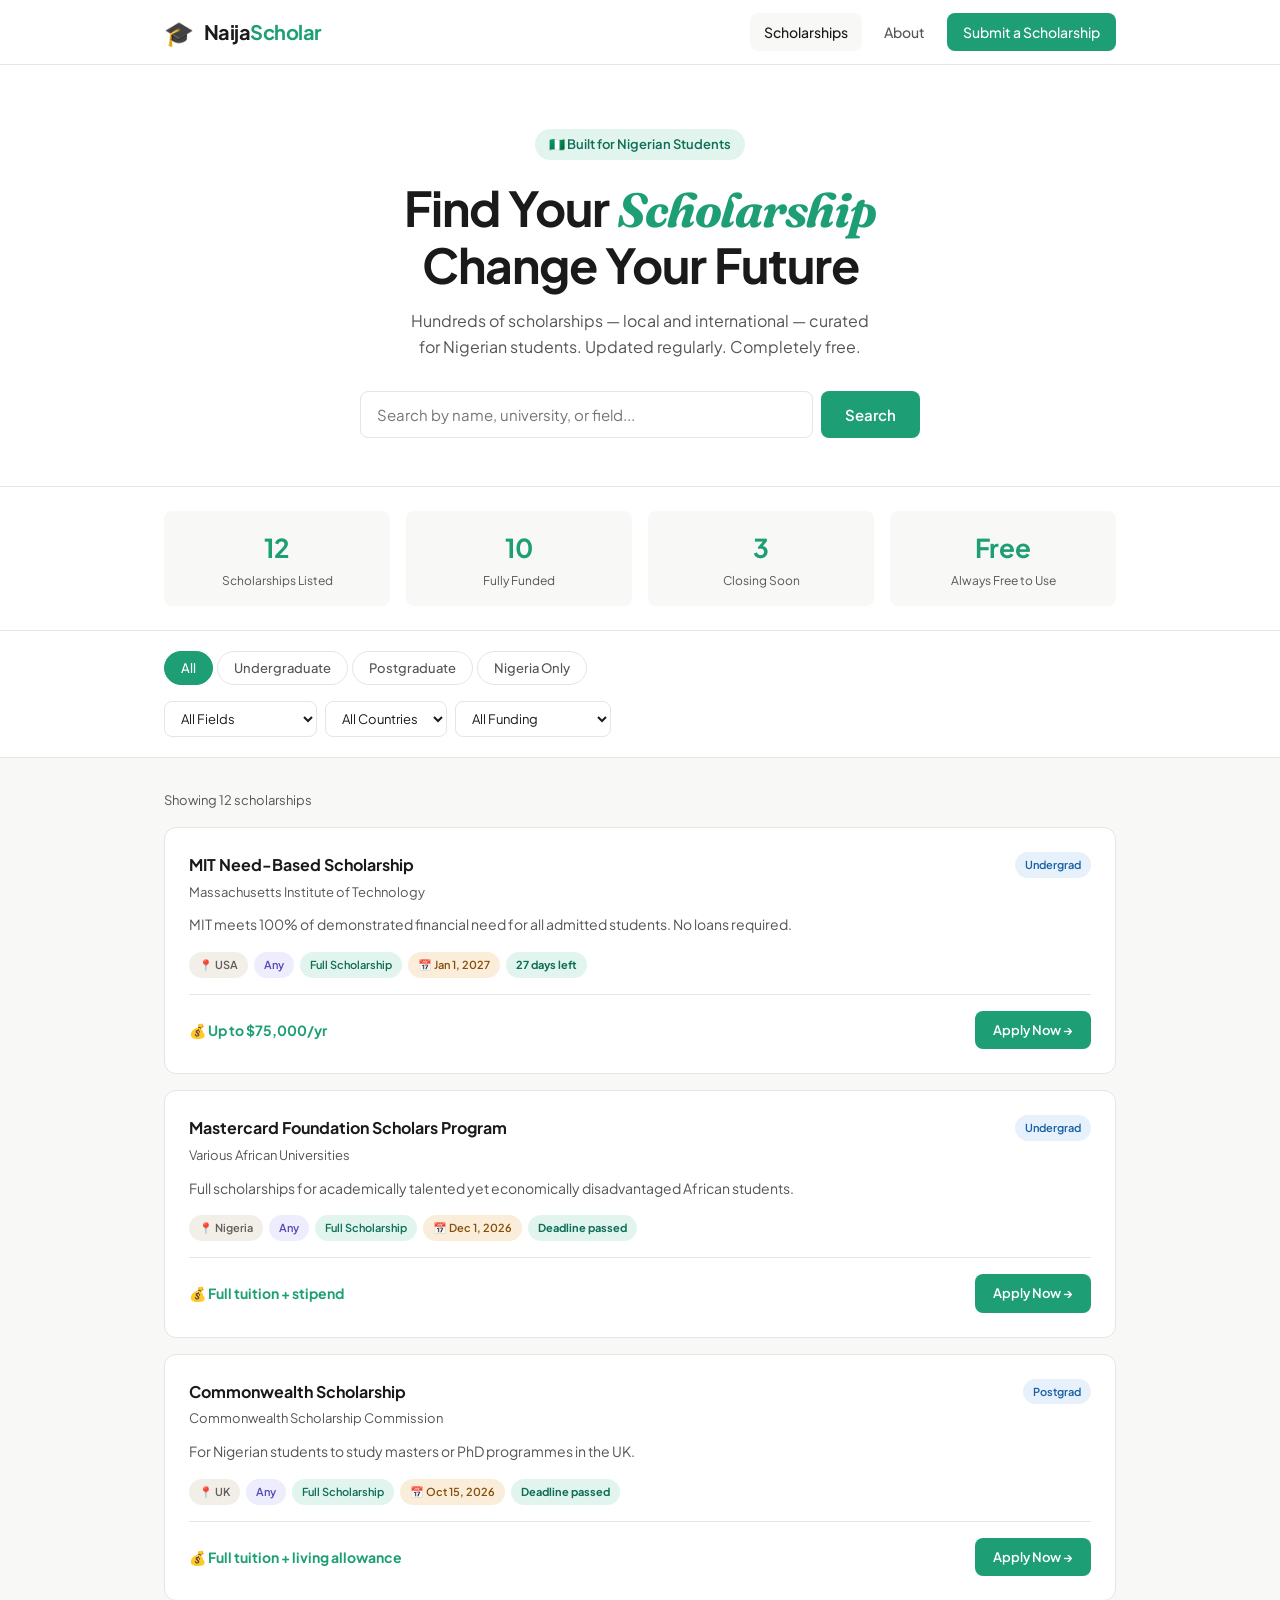
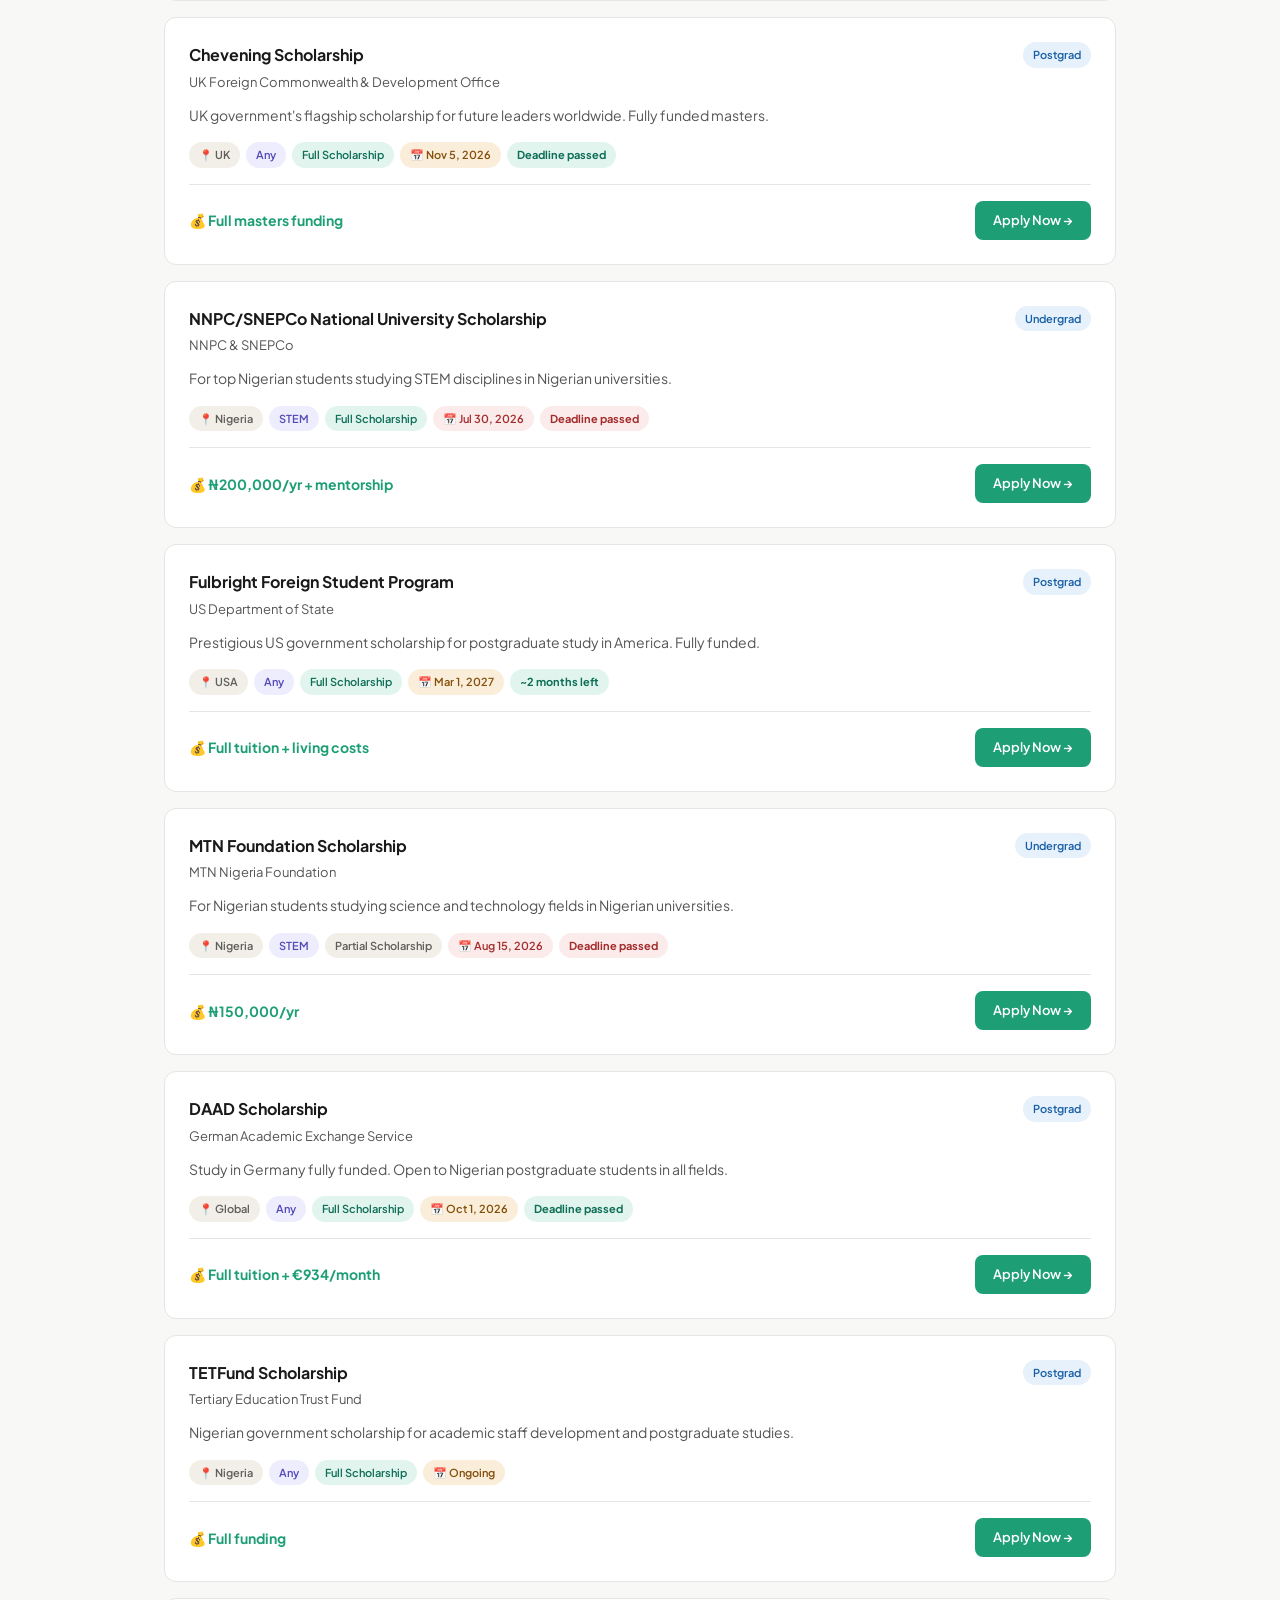
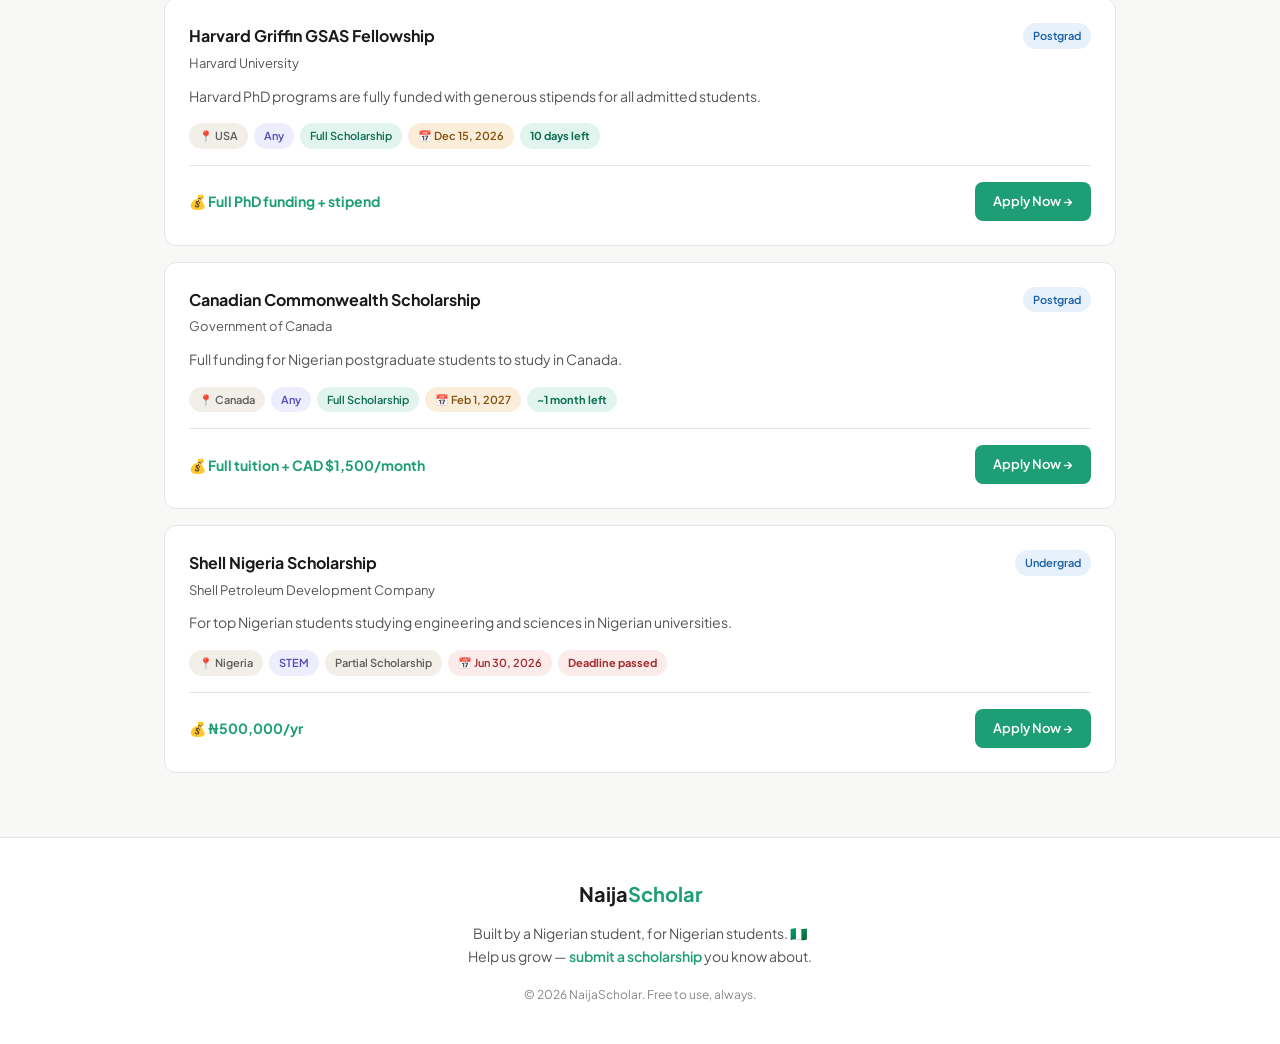
<file: index.html>
<!DOCTYPE html>
<html lang="en">
<head>
  <meta charset="UTF-8" />
  <meta name="viewport" content="width=device-width, initial-scale=1.0" />
  <title>NaijaScholar — Scholarships for Nigerian Students</title>
  <meta name="description" content="Find scholarships available to Nigerian students — local and international. Free, updated, and built by a Nigerian student." />
  <link rel="stylesheet" href="css/style.css" />
  <link rel="preconnect" href="https://fonts.googleapis.com" />
  <link rel="preconnect" href="https://fonts.gstatic.com" crossorigin />
  <link href="https://fonts.googleapis.com/css2?family=Plus+Jakarta+Sans:wght@400;500;600;700&family=Fraunces:ital,wght@0,700;1,700&display=swap" rel="stylesheet" />
</head>
<body>

  <!-- NAVBAR -->
  <nav class="navbar">
    <div class="nav-inner">
      <div class="logo">
        <div class="logo-icon">🎓</div>
        <span class="logo-text">Naija<span class="green">Scholar</span></span>
      </div>
      <div class="nav-links">
        <a href="index.html" class="nav-link active">Scholarships</a>
        <a href="about.html" class="nav-link">About</a>
        <a href="submit.html" class="nav-link nav-cta">Submit a Scholarship</a>
      </div>
      <button class="menu-toggle" onclick="toggleMenu()" aria-label="Toggle menu">&#9776;</button>
    </div>
    <div class="mobile-menu" id="mobileMenu">
      <a href="index.html">Scholarships</a>
      <a href="about.html">About</a>
      <a href="submit.html">Submit a Scholarship</a>
    </div>
  </nav>

  <!-- HERO -->
  <section class="hero">
    <div class="hero-inner">
      <div class="hero-badge">🇳🇬 Built for Nigerian Students</div>
      <h1 class="hero-title">Find Your <em>Scholarship</em><br />Change Your Future</h1>
      <p class="hero-sub">Hundreds of scholarships — local and international — curated for Nigerian students. Updated regularly. Completely free.</p>
      <div class="search-wrap">
        <input type="text" id="searchInput" class="search-input" placeholder="Search by name, university, or field..." />
        <button class="search-btn" onclick="filterScholarships()">Search</button>
      </div>
    </div>
  </section>

  <!-- STATS -->
  <section class="stats-section">
    <div class="container">
      <div class="stats-grid">
        <div class="stat-card">
          <div class="stat-num" id="totalCount">12</div>
          <div class="stat-label">Scholarships Listed</div>
        </div>
        <div class="stat-card">
          <div class="stat-num" id="fullCount">8</div>
          <div class="stat-label">Fully Funded</div>
        </div>
        <div class="stat-card">
          <div class="stat-num" id="urgentCount">3</div>
          <div class="stat-label">Closing Soon</div>
        </div>
        <div class="stat-card">
          <div class="stat-num">Free</div>
          <div class="stat-label">Always Free to Use</div>
        </div>
      </div>
    </div>
  </section>

  <!-- FILTERS -->
  <section class="filter-section">
    <div class="container">
      <div class="tabs">
        <button class="tab active" onclick="setTab('all', this)">All</button>
        <button class="tab" onclick="setTab('undergraduate', this)">Undergraduate</button>
        <button class="tab" onclick="setTab('postgraduate', this)">Postgraduate</button>
        <button class="tab" onclick="setTab('local', this)">Nigeria Only</button>
      </div>
      <div class="filters">
        <select class="filter-select" id="fieldFilter" onchange="filterScholarships()">
          <option value="">All Fields</option>
          <option value="STEM">STEM</option>
          <option value="Medicine">Medicine</option>
          <option value="Business">Business</option>
          <option value="Law">Law</option>
          <option value="Arts">Arts & Humanities</option>
          <option value="Any">Any Field</option>
        </select>
        <select class="filter-select" id="countryFilter" onchange="filterScholarships()">
          <option value="">All Countries</option>
          <option value="Nigeria">Nigeria</option>
          <option value="USA">USA</option>
          <option value="UK">UK</option>
          <option value="Canada">Canada</option>
          <option value="Global">Global</option>
        </select>
        <select class="filter-select" id="fundingFilter" onchange="filterScholarships()">
          <option value="">All Funding</option>
          <option value="Full">Full Scholarship</option>
          <option value="Partial">Partial Scholarship</option>
        </select>
      </div>
    </div>
  </section>

  <!-- RESULTS -->
  <section class="results-section">
    <div class="container">
      <p class="results-count" id="resultsCount">Showing 12 scholarships</p>
      <div class="card-grid" id="cardList"></div>
    </div>
  </section>

  <!-- FOOTER -->
  <footer class="footer">
    <div class="container">
      <div class="footer-inner">
        <div class="footer-logo">Naija<span class="green">Scholar</span></div>
        <p class="footer-text">Built by a Nigerian student, for Nigerian students. 🇳🇬<br/>Help us grow — <a href="submit.html" class="footer-link">submit a scholarship</a> you know about.</p>
        <p class="footer-copy">&copy; 2026 NaijaScholar. Free to use, always.</p>
      </div>
    </div>
  </footer>

  <script src="js/data.js"></script>
  <script src="js/app.js"></script>
</body>
</html>
</file>
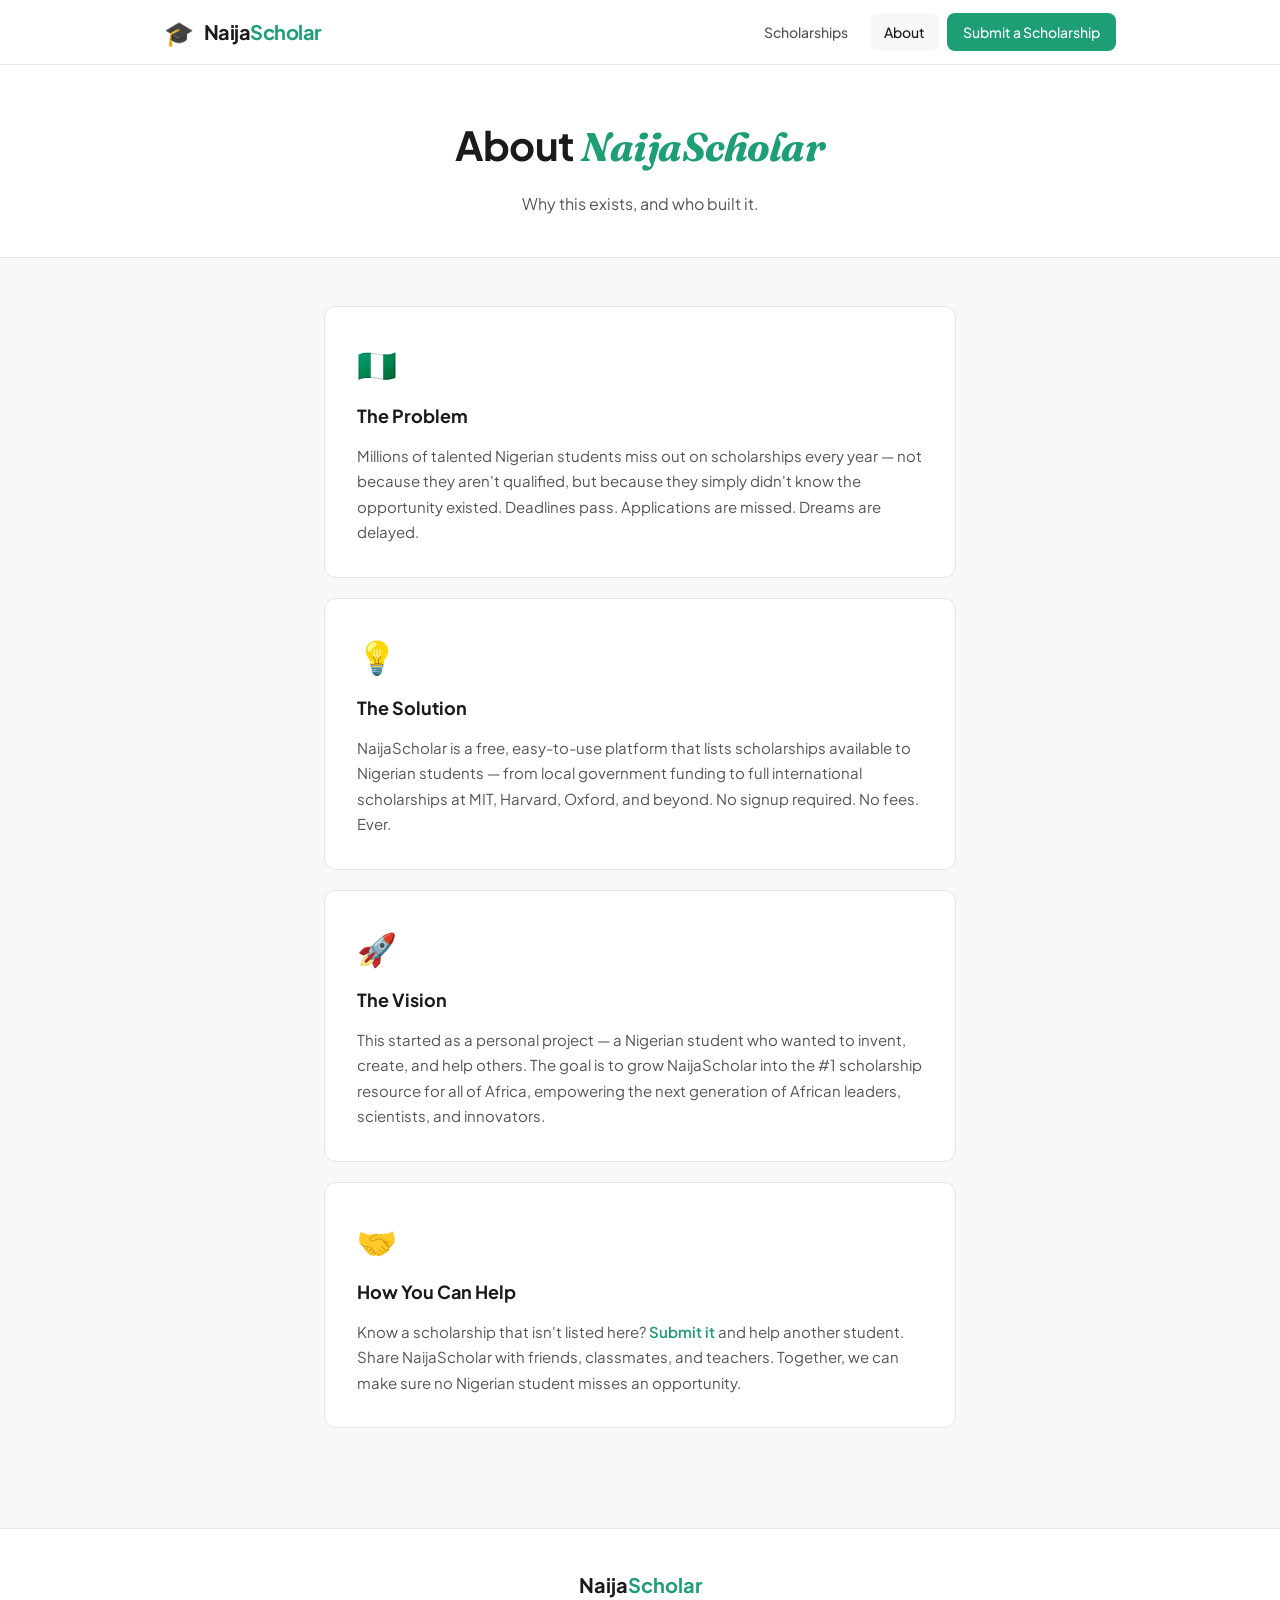
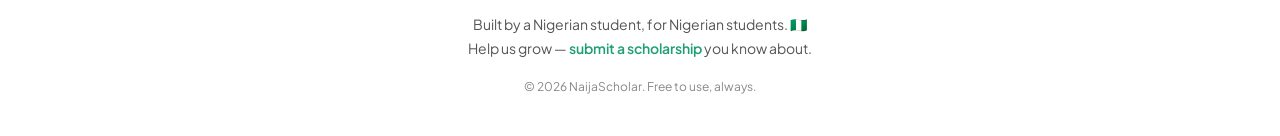
<file: about.html>
<!DOCTYPE html>
<html lang="en">
<head>
  <meta charset="UTF-8" />
  <meta name="viewport" content="width=device-width, initial-scale=1.0" />
  <title>About — NaijaScholar</title>
  <meta name="description" content="About NaijaScholar — built by a Nigerian student to help others find scholarships." />
  <link rel="stylesheet" href="css/style.css" />
  <link rel="preconnect" href="https://fonts.googleapis.com" />
  <link rel="preconnect" href="https://fonts.gstatic.com" crossorigin />
  <link href="https://fonts.googleapis.com/css2?family=Plus+Jakarta+Sans:wght@400;500;600;700&family=Fraunces:ital,wght@0,700;1,700&display=swap" rel="stylesheet" />
</head>
<body>

  <nav class="navbar">
    <div class="nav-inner">
      <div class="logo">
        <div class="logo-icon">🎓</div>
        <span class="logo-text">Naija<span class="green">Scholar</span></span>
      </div>
      <div class="nav-links">
        <a href="index.html" class="nav-link">Scholarships</a>
        <a href="about.html" class="nav-link active">About</a>
        <a href="submit.html" class="nav-link nav-cta">Submit a Scholarship</a>
      </div>
      <button class="menu-toggle" onclick="toggleMenu()" aria-label="Toggle menu">&#9776;</button>
    </div>
    <div class="mobile-menu" id="mobileMenu">
      <a href="index.html">Scholarships</a>
      <a href="about.html">About</a>
      <a href="submit.html">Submit a Scholarship</a>
    </div>
  </nav>

  <section class="page-hero">
    <div class="container">
      <h1 class="page-title">About <em>NaijaScholar</em></h1>
      <p class="page-sub">Why this exists, and who built it.</p>
    </div>
  </section>

  <section class="about-section">
    <div class="container about-container">

      <div class="about-block">
        <div class="about-icon">🇳🇬</div>
        <h2>The Problem</h2>
        <p>Millions of talented Nigerian students miss out on scholarships every year — not because they aren't qualified, but because they simply didn't know the opportunity existed. Deadlines pass. Applications are missed. Dreams are delayed.</p>
      </div>

      <div class="about-block">
        <div class="about-icon">💡</div>
        <h2>The Solution</h2>
        <p>NaijaScholar is a free, easy-to-use platform that lists scholarships available to Nigerian students — from local government funding to full international scholarships at MIT, Harvard, Oxford, and beyond. No signup required. No fees. Ever.</p>
      </div>

      <div class="about-block">
        <div class="about-icon">🚀</div>
        <h2>The Vision</h2>
        <p>This started as a personal project — a Nigerian student who wanted to invent, create, and help others. The goal is to grow NaijaScholar into the #1 scholarship resource for all of Africa, empowering the next generation of African leaders, scientists, and innovators.</p>
      </div>

      <div class="about-block">
        <div class="about-icon">🤝</div>
        <h2>How You Can Help</h2>
        <p>Know a scholarship that isn't listed here? <a href="submit.html" class="inline-link">Submit it</a> and help another student. Share NaijaScholar with friends, classmates, and teachers. Together, we can make sure no Nigerian student misses an opportunity.</p>
      </div>

    </div>
  </section>

  <footer class="footer">
    <div class="container">
      <div class="footer-inner">
        <div class="footer-logo">Naija<span class="green">Scholar</span></div>
        <p class="footer-text">Built by a Nigerian student, for Nigerian students. 🇳🇬<br/>Help us grow — <a href="submit.html" class="footer-link">submit a scholarship</a> you know about.</p>
        <p class="footer-copy">&copy; 2026 NaijaScholar. Free to use, always.</p>
      </div>
    </div>
  </footer>

  <script src="js/app.js"></script>
</body>
</html>
</file>
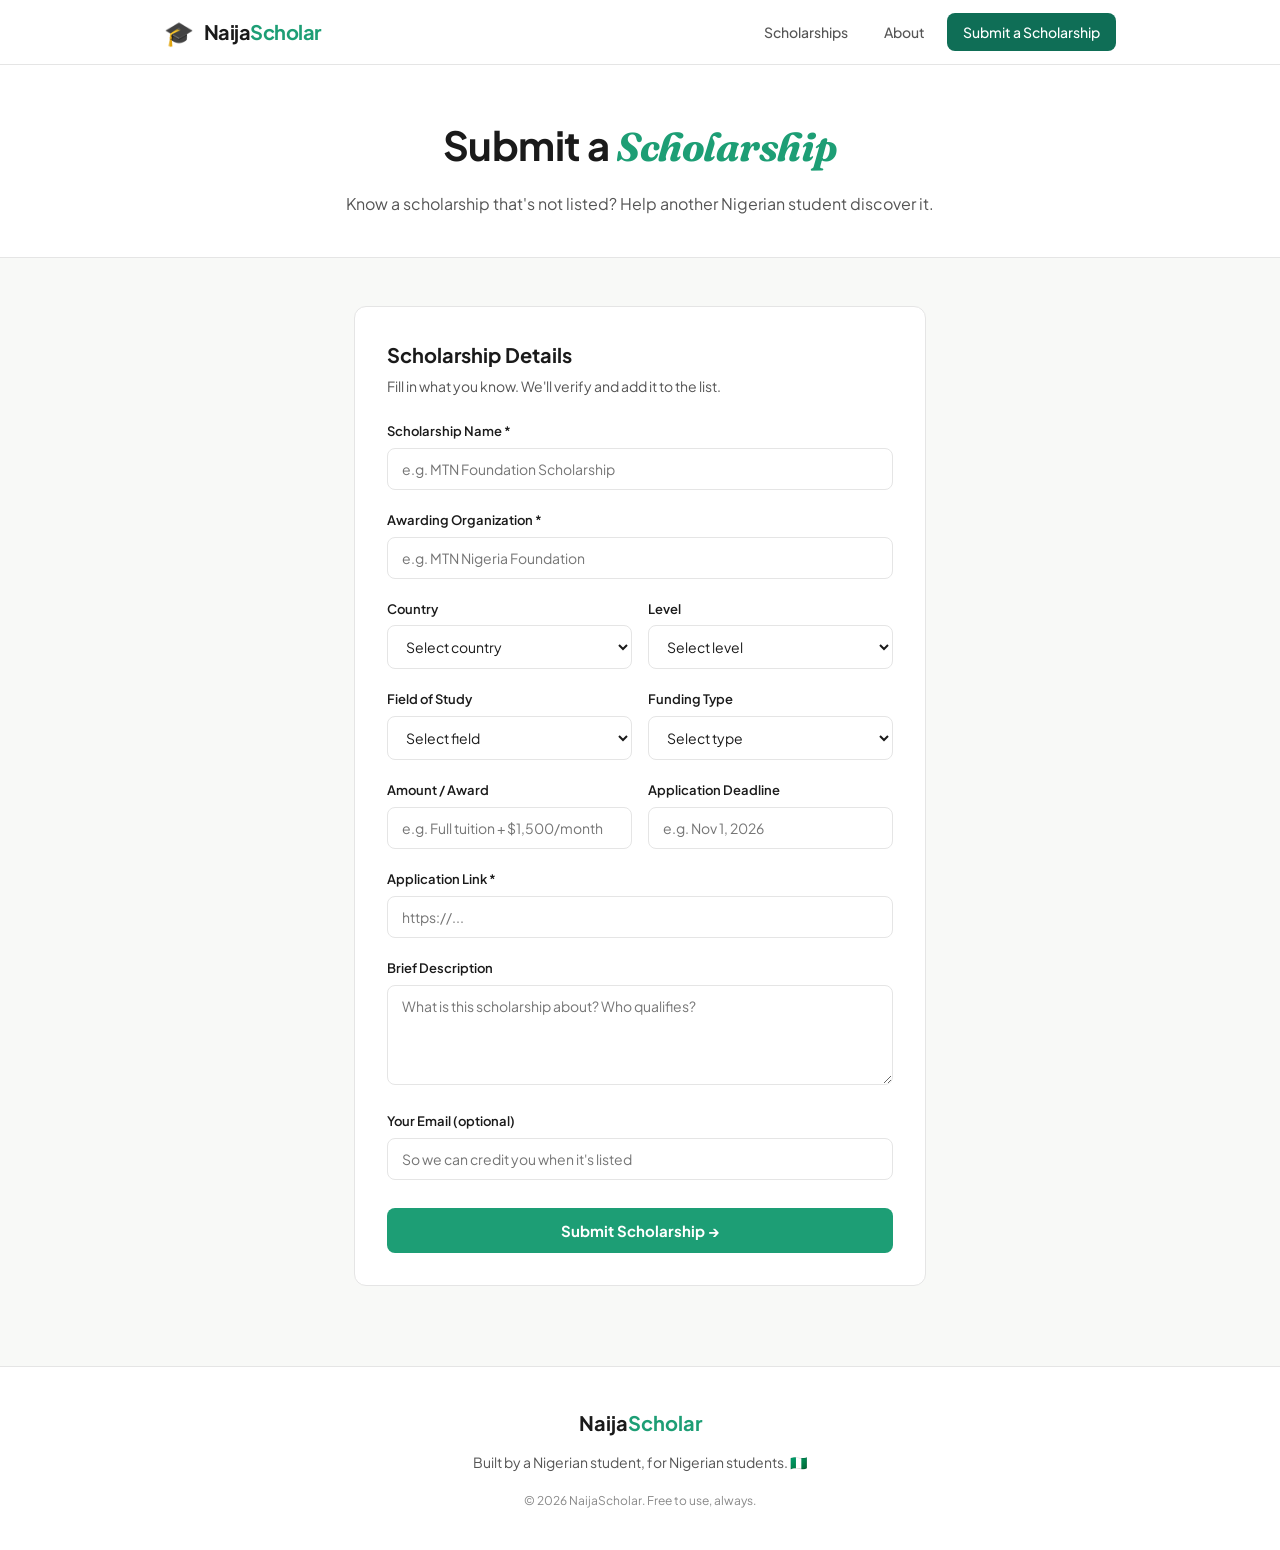
<file: submit.html>
<!DOCTYPE html>
<html lang="en">
<head>
  <meta charset="UTF-8" />
  <meta name="viewport" content="width=device-width, initial-scale=1.0" />
  <title>Submit a Scholarship — NaijaScholar</title>
  <link rel="stylesheet" href="css/style.css" />
  <link rel="preconnect" href="https://fonts.googleapis.com" />
  <link rel="preconnect" href="https://fonts.gstatic.com" crossorigin />
  <link href="https://fonts.googleapis.com/css2?family=Plus+Jakarta+Sans:wght@400;500;600;700&family=Fraunces:ital,wght@0,700;1,700&display=swap" rel="stylesheet" />
</head>
<body>

  <nav class="navbar">
    <div class="nav-inner">
      <div class="logo">
        <div class="logo-icon">🎓</div>
        <span class="logo-text">Naija<span class="green">Scholar</span></span>
      </div>
      <div class="nav-links">
        <a href="index.html" class="nav-link">Scholarships</a>
        <a href="about.html" class="nav-link">About</a>
        <a href="submit.html" class="nav-link nav-cta active">Submit a Scholarship</a>
      </div>
      <button class="menu-toggle" onclick="toggleMenu()" aria-label="Toggle menu">&#9776;</button>
    </div>
    <div class="mobile-menu" id="mobileMenu">
      <a href="index.html">Scholarships</a>
      <a href="about.html">About</a>
      <a href="submit.html">Submit a Scholarship</a>
    </div>
  </nav>

  <section class="page-hero">
    <div class="container">
      <h1 class="page-title">Submit a <em>Scholarship</em></h1>
      <p class="page-sub">Know a scholarship that's not listed? Help another Nigerian student discover it.</p>
    </div>
  </section>

  <section class="submit-section">
    <div class="container submit-container">
      <div class="form-card" id="formCard">
        <h2 class="form-title">Scholarship Details</h2>
        <p class="form-note">Fill in what you know. We'll verify and add it to the list.</p>

        <div class="form-group">
          <label class="form-label">Scholarship Name *</label>
          <input type="text" id="f-name" class="form-input" placeholder="e.g. MTN Foundation Scholarship" />
        </div>

        <div class="form-group">
          <label class="form-label">Awarding Organization *</label>
          <input type="text" id="f-org" class="form-input" placeholder="e.g. MTN Nigeria Foundation" />
        </div>

        <div class="form-row">
          <div class="form-group">
            <label class="form-label">Country</label>
            <select id="f-country" class="form-input">
              <option value="">Select country</option>
              <option>Nigeria</option>
              <option>USA</option>
              <option>UK</option>
              <option>Canada</option>
              <option>Germany</option>
              <option>Global</option>
              <option>Other</option>
            </select>
          </div>
          <div class="form-group">
            <label class="form-label">Level</label>
            <select id="f-level" class="form-input">
              <option value="">Select level</option>
              <option value="undergraduate">Undergraduate</option>
              <option value="postgraduate">Postgraduate</option>
              <option value="both">Both</option>
            </select>
          </div>
        </div>

        <div class="form-row">
          <div class="form-group">
            <label class="form-label">Field of Study</label>
            <select id="f-field" class="form-input">
              <option value="">Select field</option>
              <option>STEM</option>
              <option>Medicine</option>
              <option>Business</option>
              <option>Law</option>
              <option>Arts</option>
              <option>Any</option>
            </select>
          </div>
          <div class="form-group">
            <label class="form-label">Funding Type</label>
            <select id="f-funding" class="form-input">
              <option value="">Select type</option>
              <option value="Full">Full Scholarship</option>
              <option value="Partial">Partial Scholarship</option>
            </select>
          </div>
        </div>

        <div class="form-row">
          <div class="form-group">
            <label class="form-label">Amount / Award</label>
            <input type="text" id="f-amount" class="form-input" placeholder="e.g. Full tuition + $1,500/month" />
          </div>
          <div class="form-group">
            <label class="form-label">Application Deadline</label>
            <input type="text" id="f-deadline" class="form-input" placeholder="e.g. Nov 1, 2026" />
          </div>
        </div>

        <div class="form-group">
          <label class="form-label">Application Link *</label>
          <input type="url" id="f-link" class="form-input" placeholder="https://..." />
        </div>

        <div class="form-group">
          <label class="form-label">Brief Description</label>
          <textarea id="f-desc" class="form-input form-textarea" placeholder="What is this scholarship about? Who qualifies?"></textarea>
        </div>

        <div class="form-group">
          <label class="form-label">Your Email (optional)</label>
          <input type="email" id="f-email" class="form-input" placeholder="So we can credit you when it's listed" />
        </div>

        <button class="submit-btn" onclick="handleSubmit()">Submit Scholarship →</button>
      </div>

      <div class="success-card" id="successCard" style="display:none;">
        <div class="success-icon">✅</div>
        <h2>Thank you!</h2>
        <p>Your scholarship submission has been received. We'll review and add it to the list soon.</p>
        <p>You're helping another Nigerian student find their future. 🇳🇬</p>
        <a href="index.html" class="submit-btn" style="display:inline-block;text-decoration:none;margin-top:1rem;">Browse Scholarships →</a>
      </div>
    </div>
  </section>

  <footer class="footer">
    <div class="container">
      <div class="footer-inner">
        <div class="footer-logo">Naija<span class="green">Scholar</span></div>
        <p class="footer-text">Built by a Nigerian student, for Nigerian students. 🇳🇬</p>
        <p class="footer-copy">&copy; 2026 NaijaScholar. Free to use, always.</p>
      </div>
    </div>
  </footer>

  <script src="js/app.js"></script>
  <script>
    function handleSubmit() {
      const name = document.getElementById('f-name').value.trim();
      const org = document.getElementById('f-org').value.trim();
      const link = document.getElementById('f-link').value.trim();
      if (!name || !org || !link) {
        alert('Please fill in the required fields: Scholarship Name, Organization, and Link.');
        return;
      }
      document.getElementById('formCard').style.display = 'none';
      document.getElementById('successCard').style.display = 'block';
    }
  </script>
</body>
</html>
</file>
<file: css/style.css>
/* ===== RESET & BASE ===== */
*, *::before, *::after { box-sizing: border-box; margin: 0; padding: 0; }

:root {
  --green: #1D9E75;
  --green-light: #E1F5EE;
  --green-dark: #0F6E56;
  --text: #1a1a1a;
  --text-muted: #555;
  --text-light: #888;
  --border: #e5e5e5;
  --bg: #ffffff;
  --bg-soft: #f8f9f7;
  --card-bg: #ffffff;
  --radius: 12px;
  --radius-sm: 8px;
  --shadow: 0 1px 3px rgba(0,0,0,0.06), 0 4px 16px rgba(0,0,0,0.04);
  --shadow-hover: 0 4px 20px rgba(29,158,117,0.15);
}

html { scroll-behavior: smooth; }

body {
  font-family: 'Plus Jakarta Sans', sans-serif;
  font-size: 16px;
  line-height: 1.6;
  color: var(--text);
  background: var(--bg-soft);
}

em { font-family: 'Fraunces', serif; font-style: italic; color: var(--green); }

a { color: inherit; text-decoration: none; }

.container { max-width: 1000px; margin: 0 auto; padding: 0 1.5rem; }

.green { color: var(--green); }

/* ===== NAVBAR ===== */
.navbar {
  background: #fff;
  border-bottom: 1px solid var(--border);
  position: sticky;
  top: 0;
  z-index: 100;
}

.nav-inner {
  max-width: 1000px;
  margin: 0 auto;
  padding: 0 1.5rem;
  height: 64px;
  display: flex;
  align-items: center;
  justify-content: space-between;
}

.logo {
  display: flex;
  align-items: center;
  gap: 10px;
  font-size: 20px;
  font-weight: 700;
  letter-spacing: -0.5px;
  text-decoration: none;
  color: var(--text);
}

.logo-icon { font-size: 24px; }

.nav-links {
  display: flex;
  align-items: center;
  gap: 8px;
}

.nav-link {
  padding: 8px 14px;
  border-radius: var(--radius-sm);
  font-size: 14px;
  font-weight: 500;
  color: var(--text-muted);
  transition: all 0.15s;
}

.nav-link:hover, .nav-link.active { color: var(--text); background: var(--bg-soft); }

.nav-cta {
  background: var(--green);
  color: #fff !important;
  padding: 8px 16px;
}

.nav-cta:hover { background: var(--green-dark) !important; }
.nav-cta.active { background: var(--green-dark) !important; }

.menu-toggle {
  display: none;
  background: none;
  border: none;
  font-size: 22px;
  cursor: pointer;
  color: var(--text);
  padding: 4px 8px;
}

.mobile-menu {
  display: none;
  flex-direction: column;
  border-top: 1px solid var(--border);
  background: #fff;
  padding: 0.5rem 1.5rem 1rem;
}

.mobile-menu.open { display: flex; }

.mobile-menu a {
  padding: 12px 0;
  font-size: 15px;
  font-weight: 500;
  color: var(--text-muted);
  border-bottom: 1px solid var(--border);
}

.mobile-menu a:last-child { border-bottom: none; color: var(--green); }

/* ===== HERO ===== */
.hero {
  background: #fff;
  padding: 4rem 1.5rem 3rem;
  text-align: center;
  border-bottom: 1px solid var(--border);
}

.hero-inner { max-width: 640px; margin: 0 auto; }

.hero-badge {
  display: inline-block;
  background: var(--green-light);
  color: var(--green-dark);
  font-size: 13px;
  font-weight: 600;
  padding: 5px 14px;
  border-radius: 100px;
  margin-bottom: 1.25rem;
}

.hero-title {
  font-size: clamp(2rem, 5vw, 3rem);
  font-weight: 700;
  line-height: 1.15;
  letter-spacing: -1px;
  color: var(--text);
  margin-bottom: 1rem;
}

.hero-sub {
  font-size: 16px;
  color: var(--text-muted);
  margin-bottom: 2rem;
  max-width: 480px;
  margin-left: auto;
  margin-right: auto;
}

.search-wrap {
  display: flex;
  gap: 8px;
  max-width: 560px;
  margin: 0 auto;
}

.search-input {
  flex: 1;
  padding: 13px 16px;
  border: 1.5px solid var(--border);
  border-radius: var(--radius-sm);
  font-size: 15px;
  font-family: inherit;
  color: var(--text);
  background: #fff;
  transition: border-color 0.15s;
}

.search-input:focus { outline: none; border-color: var(--green); }

.search-btn {
  padding: 13px 24px;
  background: var(--green);
  color: #fff;
  border: none;
  border-radius: var(--radius-sm);
  font-size: 15px;
  font-weight: 600;
  font-family: inherit;
  cursor: pointer;
  transition: background 0.15s;
  white-space: nowrap;
}

.search-btn:hover { background: var(--green-dark); }

/* ===== STATS ===== */
.stats-section { padding: 1.5rem 0; background: #fff; border-bottom: 1px solid var(--border); }

.stats-grid { display: grid; grid-template-columns: repeat(4, 1fr); gap: 1rem; }

.stat-card {
  text-align: center;
  padding: 1rem;
  background: var(--bg-soft);
  border-radius: var(--radius-sm);
}

.stat-num { font-size: 26px; font-weight: 700; color: var(--green); }
.stat-label { font-size: 12px; color: var(--text-muted); margin-top: 2px; }

/* ===== FILTER ===== */
.filter-section { padding: 1.25rem 0; background: #fff; border-bottom: 1px solid var(--border); }

.tabs { display: flex; gap: 4px; margin-bottom: 1rem; overflow-x: auto; }

.tab {
  padding: 8px 16px;
  border: 1.5px solid var(--border);
  border-radius: 100px;
  font-size: 13px;
  font-weight: 500;
  font-family: inherit;
  color: var(--text-muted);
  background: #fff;
  cursor: pointer;
  white-space: nowrap;
  transition: all 0.15s;
}

.tab:hover { border-color: var(--green); color: var(--green); }

.tab.active {
  background: var(--green);
  border-color: var(--green);
  color: #fff;
}

.filters { display: flex; gap: 8px; flex-wrap: wrap; }

.filter-select {
  padding: 8px 12px;
  border: 1.5px solid var(--border);
  border-radius: var(--radius-sm);
  font-size: 13px;
  font-family: inherit;
  color: var(--text);
  background: #fff;
  cursor: pointer;
  transition: border-color 0.15s;
}

.filter-select:focus { outline: none; border-color: var(--green); }

/* ===== RESULTS ===== */
.results-section { padding: 2rem 0 4rem; }

.results-count {
  font-size: 13px;
  color: var(--text-muted);
  margin-bottom: 1rem;
}

.card-grid { display: grid; grid-template-columns: 1fr; gap: 16px; }

/* ===== CARD ===== */
.card {
  background: var(--card-bg);
  border: 1.5px solid var(--border);
  border-radius: var(--radius);
  padding: 1.5rem;
  transition: border-color 0.2s, box-shadow 0.2s, transform 0.15s;
}

.card:hover {
  border-color: var(--green);
  box-shadow: var(--shadow-hover);
  transform: translateY(-2px);
}

.card-header {
  display: flex;
  align-items: flex-start;
  justify-content: space-between;
  gap: 12px;
  margin-bottom: 0.75rem;
}

.card-title { font-size: 16px; font-weight: 700; color: var(--text); margin-bottom: 4px; }
.card-org { font-size: 13px; color: var(--text-muted); }

.card-desc {
  font-size: 14px;
  color: var(--text-muted);
  margin-bottom: 1rem;
  line-height: 1.55;
}

.card-badges { display: flex; gap: 6px; flex-wrap: wrap; margin-bottom: 1rem; }

.badge {
  display: inline-block;
  font-size: 11px;
  font-weight: 600;
  padding: 4px 10px;
  border-radius: 100px;
}

.badge-level { background: #E6F1FB; color: #185FA5; }
.badge-country { background: #F1EFE8; color: #5F5E5A; }
.badge-field { background: #EEEDFE; color: #534AB7; }
.badge-full { background: var(--green-light); color: var(--green-dark); }
.badge-partial { background: #F1EFE8; color: #5F5E5A; }
.badge-deadline { background: #FAEEDA; color: #854F0B; }
.badge-urgent { background: #FCEBEB; color: #A32D2D; }

.countdown {
  display: inline-block;
  font-size: 11px;
  font-weight: 700;
  padding: 4px 10px;
  border-radius: 100px;
  background: var(--green-light);
  color: var(--green-dark);
}

.countdown-urgent { background: #FCEBEB; color: #A32D2D; }

.card-footer {
  display: flex;
  align-items: center;
  justify-content: space-between;
  padding-top: 1rem;
  border-top: 1px solid var(--border);
  gap: 12px;
}

.card-amount { font-size: 14px; font-weight: 700; color: var(--green); }

.apply-btn {
  display: inline-block;
  padding: 9px 18px;
  background: var(--green);
  color: #fff;
  border-radius: var(--radius-sm);
  font-size: 13px;
  font-weight: 600;
  text-decoration: none;
  transition: background 0.15s;
  white-space: nowrap;
}

.apply-btn:hover { background: var(--green-dark); }

/* ===== EMPTY STATE ===== */
.empty-state {
  text-align: center;
  padding: 4rem 1rem;
  color: var(--text-muted);
}

.empty-icon { font-size: 3rem; margin-bottom: 1rem; }
.empty-state h3 { font-size: 18px; margin-bottom: 0.5rem; color: var(--text); }

/* ===== PAGE HERO (About / Submit) ===== */
.page-hero {
  background: #fff;
  padding: 3rem 1.5rem 2.5rem;
  text-align: center;
  border-bottom: 1px solid var(--border);
}

.page-title {
  font-size: clamp(1.75rem, 4vw, 2.5rem);
  font-weight: 700;
  letter-spacing: -0.5px;
  margin-bottom: 0.75rem;
}

.page-sub { font-size: 16px; color: var(--text-muted); }

/* ===== ABOUT ===== */
.about-section { padding: 3rem 0 5rem; }
.about-container { max-width: 680px; }

.about-block {
  background: #fff;
  border: 1.5px solid var(--border);
  border-radius: var(--radius);
  padding: 2rem;
  margin-bottom: 1.25rem;
}

.about-icon { font-size: 2rem; margin-bottom: 0.75rem; }
.about-block h2 { font-size: 18px; font-weight: 700; margin-bottom: 0.75rem; }
.about-block p { font-size: 15px; color: var(--text-muted); line-height: 1.7; }
.inline-link { color: var(--green); font-weight: 600; }

/* ===== SUBMIT ===== */
.submit-section { padding: 3rem 0 5rem; }
.submit-container { max-width: 620px; }

.form-card {
  background: #fff;
  border: 1.5px solid var(--border);
  border-radius: var(--radius);
  padding: 2rem;
}

.form-title { font-size: 20px; font-weight: 700; margin-bottom: 0.25rem; }
.form-note { font-size: 14px; color: var(--text-muted); margin-bottom: 1.5rem; }

.form-group { margin-bottom: 1.25rem; }
.form-row { display: grid; grid-template-columns: 1fr 1fr; gap: 1rem; }

.form-label {
  display: block;
  font-size: 13px;
  font-weight: 600;
  color: var(--text);
  margin-bottom: 6px;
}

.form-input {
  width: 100%;
  padding: 11px 14px;
  border: 1.5px solid var(--border);
  border-radius: var(--radius-sm);
  font-size: 14px;
  font-family: inherit;
  color: var(--text);
  background: #fff;
  transition: border-color 0.15s;
}

.form-input:focus { outline: none; border-color: var(--green); }

.form-textarea { resize: vertical; min-height: 100px; }

.submit-btn {
  width: 100%;
  padding: 13px;
  background: var(--green);
  color: #fff;
  border: none;
  border-radius: var(--radius-sm);
  font-size: 15px;
  font-weight: 700;
  font-family: inherit;
  cursor: pointer;
  margin-top: 0.5rem;
  transition: background 0.15s;
  text-align: center;
}

.submit-btn:hover { background: var(--green-dark); }

.success-card {
  background: #fff;
  border: 1.5px solid var(--green);
  border-radius: var(--radius);
  padding: 3rem 2rem;
  text-align: center;
}

.success-icon { font-size: 3rem; margin-bottom: 1rem; }
.success-card h2 { font-size: 22px; font-weight: 700; margin-bottom: 0.75rem; }
.success-card p { font-size: 15px; color: var(--text-muted); margin-bottom: 0.5rem; }

/* ===== FOOTER ===== */
.footer {
  background: #fff;
  border-top: 1px solid var(--border);
  padding: 2.5rem 0;
  text-align: center;
}

.footer-logo { font-size: 20px; font-weight: 700; margin-bottom: 0.75rem; }
.footer-text { font-size: 14px; color: var(--text-muted); margin-bottom: 0.5rem; line-height: 1.7; }
.footer-link { color: var(--green); font-weight: 600; }
.footer-copy { font-size: 12px; color: var(--text-light); margin-top: 1rem; }

/* ===== RESPONSIVE ===== */
@media (max-width: 680px) {
  .nav-links { display: none; }
  .menu-toggle { display: block; }
  .stats-grid { grid-template-columns: repeat(2, 1fr); }
  .hero { padding: 2.5rem 1.25rem 2rem; }
  .search-wrap { flex-direction: column; }
  .search-btn { width: 100%; }
  .card-header { flex-direction: column; gap: 8px; }
  .form-row { grid-template-columns: 1fr; }
  .card-footer { flex-direction: column; align-items: flex-start; gap: 10px; }
  .apply-btn { width: 100%; text-align: center; }
}

@media (min-width: 680px) {
  .card-grid { grid-template-columns: 1fr; }
}
</file>
